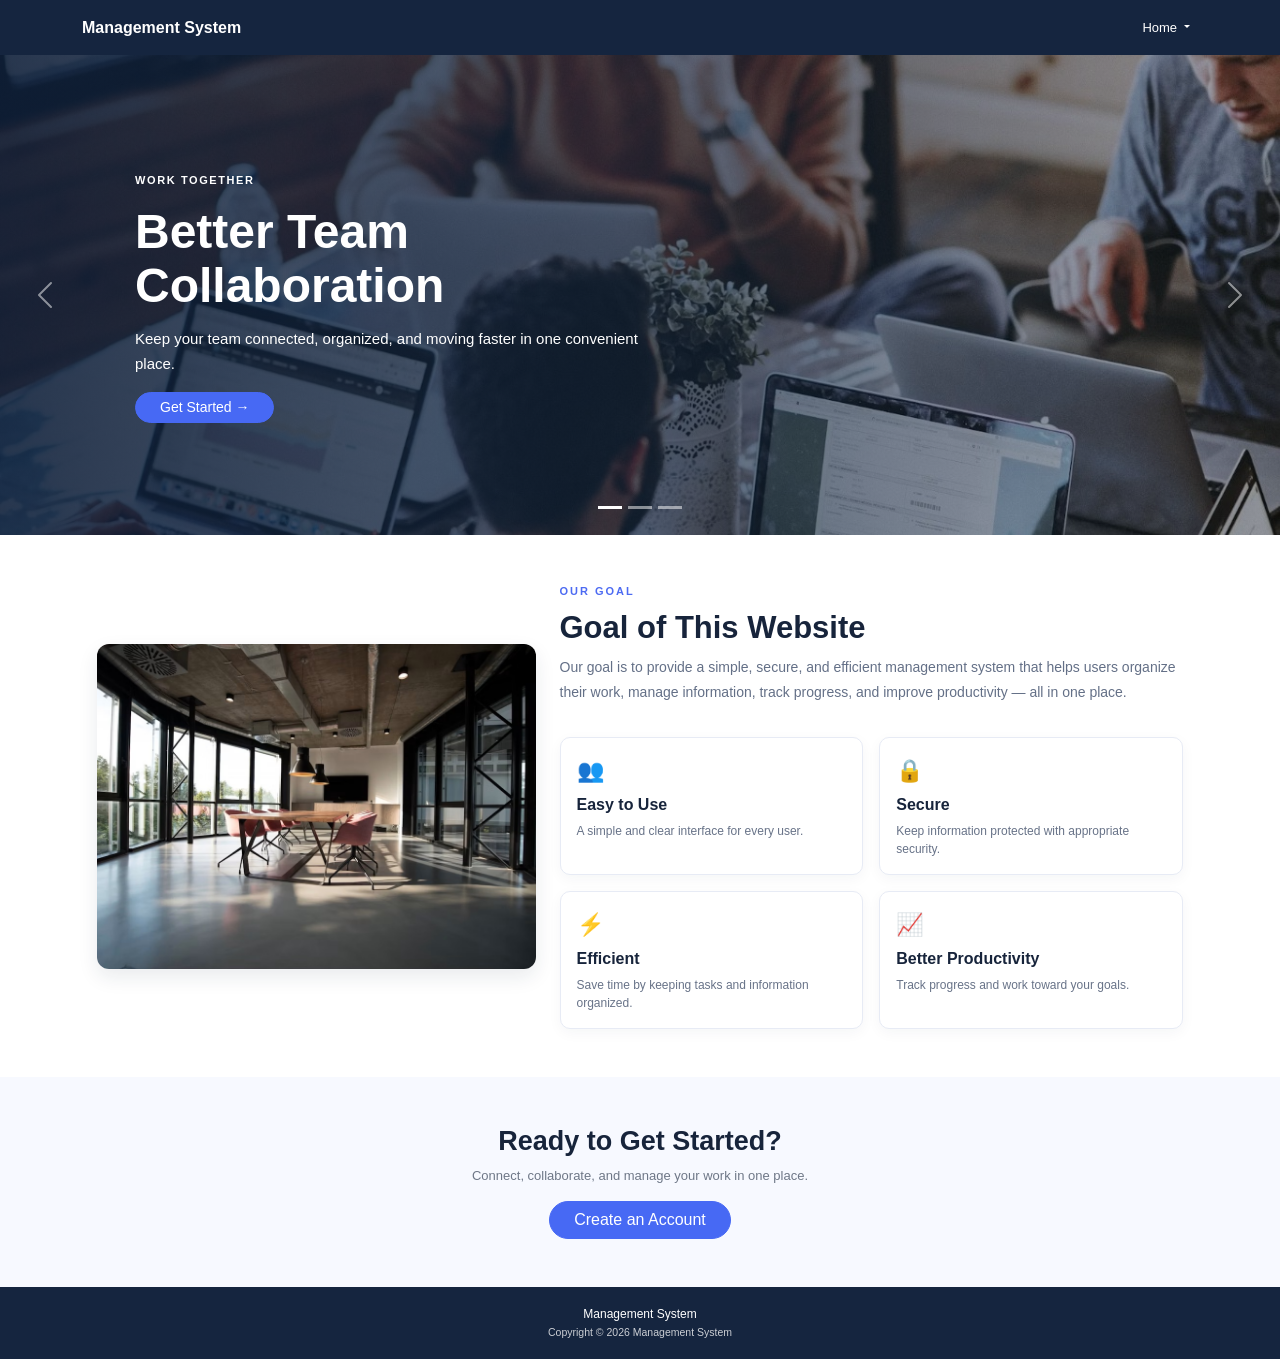
<file: index.html>
<!doctype html>
<html lang="en">

<head>
    <meta charset="UTF-8">
    <meta name="viewport" content="width=device-width, initial-scale=1">
    <title>Management System | Home</title>

    <link href="https://cdn.jsdelivr.net/npm/bootstrap@5.3.3/dist/css/bootstrap.min.css" rel="stylesheet">
    <link rel="stylesheet" href="style.css">
</head>

<body>
    <!-- Navbar -->
    <nav class="navbar navbar-expand-lg navbar-dark nav-custom">
        <div class="container">
            <a class="navbar-brand fw-bold" href="index.html">
                Management System
            </a>

            <button class="navbar-toggler" type="button"
                data-bs-toggle="collapse" data-bs-target="#nav">
                <span class="navbar-toggler-icon"></span>
            </button>

            <div class="collapse navbar-collapse" id="nav">
                <ul class="navbar-nav ms-auto">
                    <li class="nav-item dropdown">
                        <a class="nav-link dropdown-toggle active"
                            href="#" role="button" data-bs-toggle="dropdown">
                            Home
                        </a>

                        <ul class="dropdown-menu dropdown-menu-end">
                            <li>
                                <a class="dropdown-item" href="index.html">Home</a>
                            </li>
                            <li>
                                <a class="dropdown-item" href="courses.html">Courses</a>
                            </li>
                            <li>
                                <a class="dropdown-item" href="login.html">Login</a>
                            </li>
                        </ul>
                    </li>
                </ul>
            </div>
        </div>
    </nav>

    <main>
        <!-- Hero Carousel -->
        <div id="hero" class="carousel slide"
            data-bs-ride="carousel" data-bs-interval="4500">

            <div class="carousel-indicators">
                <button type="button" data-bs-target="#hero"
                    data-bs-slide-to="0" class="active"
                    aria-label="Slide 1"></button>

                <button type="button" data-bs-target="#hero"
                    data-bs-slide-to="1"
                    aria-label="Slide 2"></button>

                <button type="button" data-bs-target="#hero"
                    data-bs-slide-to="2"
                    aria-label="Slide 3"></button>
            </div>

            <div class="carousel-inner">
                <!-- Slide 1 -->
                <div class="carousel-item active">
                    <div class="hero-panel"
                        style="background-image:url('assets/photo-1521737711867-e3b97375f902.jpg')">

                        <div class="container hero-content">
                            <span class="eyebrow">WORK TOGETHER</span>

                            <h1>Better Team<br>Collaboration</h1>

                            <p>
                                Keep your team connected, organized,
                                and moving faster in one convenient place.
                            </p>

                            <a href="login.html"
                                class="btn btn-primary btn-sm rounded-pill px-4">
                                Get Started →
                            </a>
                        </div>
                    </div>
                </div>

                <!-- Slide 2 -->
                <div class="carousel-item">
                    <div class="hero-panel"
                        style="background-image:url('assets/photo-1454165804606-c3d57bc86b40.jpg')">

                        <div class="container hero-content">
                            <span class="eyebrow">WORK SMARTER</span>

                            <h1>Achieve Your Goals</h1>

                            <p>
                                Track progress, manage information,
                                and improve productivity with a clear
                                and organized workflow.
                            </p>

                            <a href="login.html"
                                class="btn btn-primary btn-sm rounded-pill px-4">
                                Login Now →
                            </a>
                        </div>
                    </div>
                </div>

                <!-- Slide 3 -->
                <div class="carousel-item">
                    <div class="hero-panel"
                        style="background-image:url('assets/photo-1497366754035-f200968a6e72.jpg')">

                        <div class="container hero-content">
                            <span class="eyebrow">
                                WELCOME TO OUR PLATFORM
                            </span>

                            <h1>Management Made<br>Simple</h1>

                            <p>
                                Simplify your work, stay organized,
                                and achieve more with our easy-to-use
                                management system.
                            </p>

                            <a href="courses.html"
                                class="btn btn-primary btn-sm rounded-pill px-4">
                                Get Started →
                            </a>
                        </div>
                    </div>
                </div>
            </div>

            <!-- Carousel Controls -->
            <button class="carousel-control-prev" type="button"
                data-bs-target="#hero" data-bs-slide="prev">
                <span class="carousel-control-prev-icon"></span>
            </button>

            <button class="carousel-control-next" type="button"
                data-bs-target="#hero" data-bs-slide="next">
                <span class="carousel-control-next-icon"></span>
            </button>
        </div>

        <!-- Goal Section -->
        <section class="goal-section container py-5" id="goals">
            <div class="row g-4 align-items-center">

                <div class="col-lg-5">
                    <img class="goal-image"
                        src="assets/photo-1497366811353-6870744d04b2.jpg"
                        alt="Modern office meeting room">
                </div>

                <div class="col-lg-7">
                    <div class="section-tag">OUR GOAL</div>

                    <h2>Goal of This Website</h2>

                    <p class="muted">
                        Our goal is to provide a simple, secure,
                        and efficient management system that helps
                        users organize their work, manage information,
                        track progress, and improve productivity —
                        all in one place.
                    </p>

                    <!-- Feature Cards -->
                    <div class="row g-3 mt-2">

                        <!-- Easy to Use -->
                        <div class="col-sm-6">
                            <div class="feature">
                                <div class="feature-icon">👥</div>

                                <h3>Easy to Use</h3>

                                <p>
                                    A simple and clear interface
                                    for every user.
                                </p>
                            </div>
                        </div>

                        <!-- Secure -->
                        <div class="col-sm-6">
                            <div class="feature">
                                <div class="feature-icon">🔒</div>

                                <h3>Secure</h3>

                                <p>
                                    Keep information protected
                                    with appropriate security.
                                </p>
                            </div>
                        </div>

                        <!-- Efficient -->
                        <div class="col-sm-6">
                            <div class="feature">
                                <div class="feature-icon">⚡</div>

                                <h3>Efficient</h3>

                                <p>
                                    Save time by keeping tasks
                                    and information organized.
                                </p>
                            </div>
                        </div>

                        <!-- Better Productivity -->
                        <div class="col-sm-6">
                            <div class="feature">
                                <div class="feature-icon">📈</div>

                                <h3>Better Productivity</h3>

                                <p>
                                    Track progress and work
                                    toward your goals.
                                </p>
                            </div>
                        </div>

                    </div>
                </div>
            </div>
        </section>

        <!-- Call to Action -->
        <section class="cta text-center py-5">
            <div class="container">
                <h2>Ready to Get Started?</h2>

                <p>
                    Connect, collaborate, and manage
                    your work in one place.
                </p>

                <a class="btn btn-primary rounded-pill px-4"
                    href="login.html">
                    Create an Account
                </a>
            </div>
        </section>
    </main>

    <!-- Footer -->
    <footer class="footer text-center">
        <div>Management System</div>
        <small>Copyright © 2026 Management System</small>
    </footer>

    <script src="https://cdn.jsdelivr.net/npm/bootstrap@5.3.3/dist/js/bootstrap.bundle.min.js"></script>
</body>

</html>
</file>
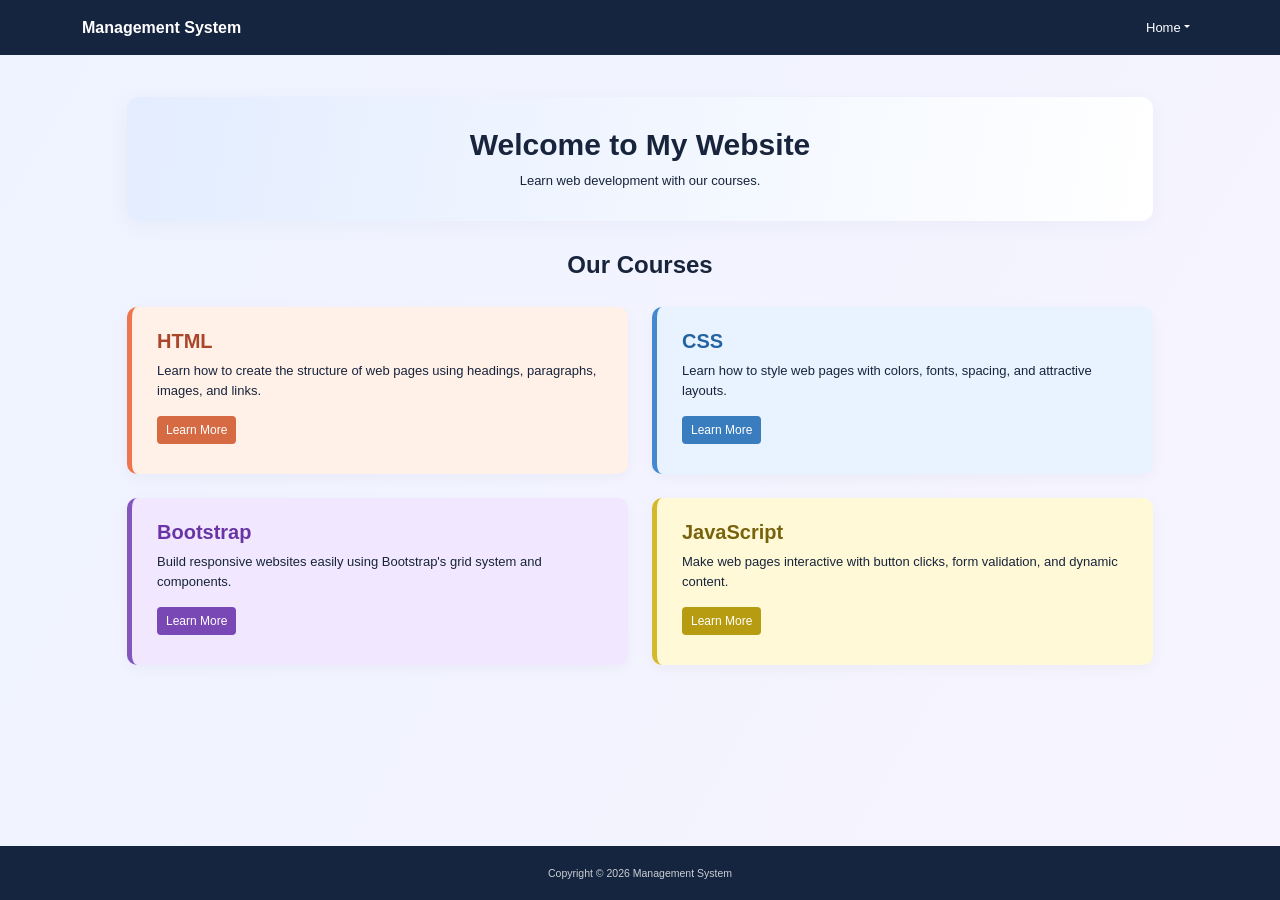
<file: courses.html>
<!doctype html>
<html lang="en">

<head>
    <meta charset="UTF-8">
    <meta name="viewport" content="width=device-width,initial-scale=1">
    <title>Management System | Courses</title>
    <link href="https://cdn.jsdelivr.net/npm/bootstrap@5.3.3/dist/css/bootstrap.min.css" rel="stylesheet">
    <link rel="stylesheet" href="style.css">
</head>

<body class="courses-body">
    <nav class="navbar navbar-expand-lg navbar-dark nav-custom">
        <div class="container"><a class="navbar-brand fw-bold" href="index.html">Management System</a><button
                class="navbar-toggler" type="button" data-bs-toggle="collapse" data-bs-target="#nav"><span
                    class="navbar-toggler-icon"></span></button>
            <div class="collapse navbar-collapse" id="nav">
                <ul class="navbar-nav ms-auto">
                    <li class="nav-item dropdown"><a class="nav-link dropdown-toggle active" href="#"
                            data-bs-toggle="dropdown">Home</a>
                        <ul class="dropdown-menu dropdown-menu-end">
                            <li><a class="dropdown-item" href="index.html">Home</a></li>
                            <li><a class="dropdown-item" href="courses.html">Courses</a></li>
                            <li><a class="dropdown-item" href="login.html">Login</a></li>
                        </ul>
                    </li>
                </ul>
            </div>
        </div>
    </nav>
    <main class="container courses-main">
        <div class="courses-heading text-center">
            <h1>Welcome to My Website</h1>
            <p>Learn web development with our courses.</p>
        </div>
        <h2 class="text-center course-title">Our Courses</h2>
        <div class="row g-4 course-grid">
            <div class="col-md-6">
                <article class="course-card html-card">
                    <h3>HTML</h3>
                    <p>Learn how to create the structure of web pages using headings, paragraphs, images, and links.</p>
                    <button class="btn btn-sm btn-html" data-course="HTML">Learn More</button>
                </article>
            </div>
            <div class="col-md-6">
                <article class="course-card css-card">
                    <h3>CSS</h3>
                    <p>Learn how to style web pages with colors, fonts, spacing, and attractive layouts.</p><button
                        class="btn btn-sm btn-css" data-course="CSS">Learn More</button>
                </article>
            </div>
            <div class="col-md-6">
                <article class="course-card bootstrap-card">
                    <h3>Bootstrap</h3>
                    <p>Build responsive websites easily using Bootstrap's grid system and components.</p><button
                        class="btn btn-sm btn-bootstrap" data-course="Bootstrap">Learn More</button>
                </article>
            </div>
            <div class="col-md-6">
                <article class="course-card js-card">
                    <h3>JavaScript</h3>
                    <p>Make web pages interactive with button clicks, form validation, and dynamic content.</p><button
                        class="btn btn-sm btn-js" data-course="JavaScript">Learn More</button>
                </article>
            </div>
        </div>
    </main>
    <footer class="footer text-center"><small>Copyright © 2026 Management System</small></footer>
    <div class="modal fade" id="courseModal" tabindex="-1" aria-labelledby="courseModalTitle" aria-hidden="true">
        <div class="modal-dialog modal-dialog-centered">
            <div class="modal-content">
                <div class="modal-header">
                    <h5 class="modal-title" id="courseModalTitle">Course Details</h5><button type="button"
                        class="btn-close" data-bs-dismiss="modal" aria-label="Close"></button>
                </div>
                <div class="modal-body">
                    <h5 id="courseName"></h5>
                    <p id="courseDescription"></p>
                </div>
                <div class="modal-footer"><button class="btn btn-secondary btn-sm"
                        data-bs-dismiss="modal">Close</button></div>
            </div>
        </div>
    </div>
    <script src="https://cdn.jsdelivr.net/npm/bootstrap@5.3.3/dist/js/bootstrap.bundle.min.js"></script>
    <script src="script.js"></script>
</body>

</html>
</file>
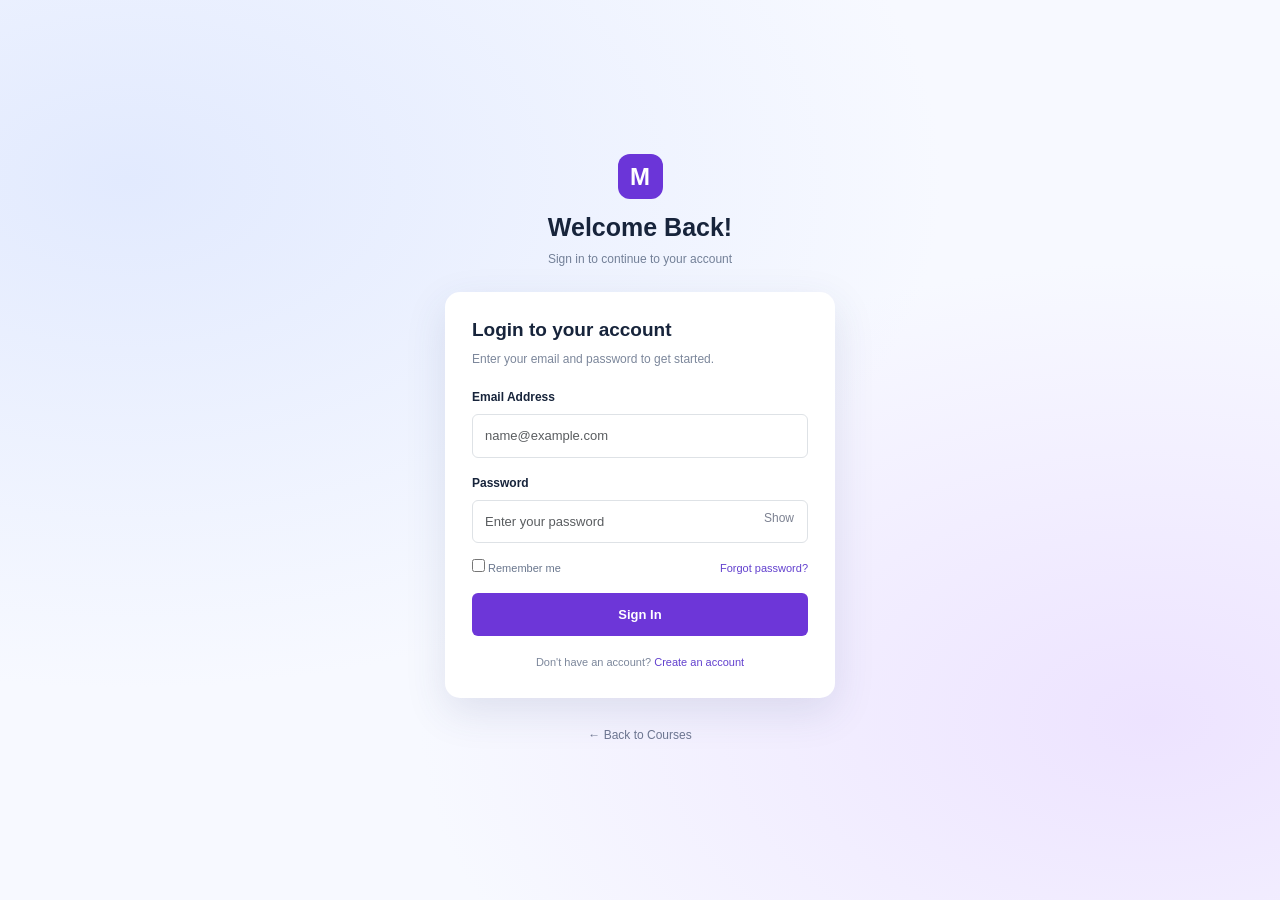
<file: login.html>
<!doctype html>
<html lang="en">

<head>
    <meta charset="UTF-8">
    <meta name="viewport" content="width=device-width,initial-scale=1">
    <title>Management System | Login</title>
    <link href="https://cdn.jsdelivr.net/npm/bootstrap@5.3.3/dist/css/bootstrap.min.css" rel="stylesheet">
    <link rel="stylesheet" href="style.css">
</head>

<body class="login-body">
    <main class="login-wrap">
        <div class="text-center mb-4"><a href="index.html" class="logo-box">M</a>
            <h1 class="login-title">Welcome Back!</h1>
            <p class="login-subtitle">Sign in to continue to your account</p>
        </div>
        <div class="login-card">
            <h2>Login to your account</h2>
            <p>Enter your email and password to get started.</p>
            <form id="loginForm"><label for="email" class="form-label">Email Address</label><input type="email"
                    id="email" class="form-control" placeholder="name@example.com" required><label for="password"
                    class="form-label mt-3">Password</label>
                <div class="password-field"><input type="password" id="password" class="form-control"
                        placeholder="Enter your password" required minlength="6"><button type="button"
                        id="togglePassword">Show</button></div>
                <div class="d-flex justify-content-between align-items-center my-3"><label class="remember"><input
                            type="checkbox"> Remember me</label><a href="#" id="forgotLink">Forgot password?</a></div>
                <button type="submit" class="btn login-btn w-100">Sign In</button>
                <div id="loginMessage" class="small mt-3" role="status"></div>
            </form>
            <p class="signup-text">Don't have an account? <a href="#" id="signupLink">Create an account</a></p>
        </div>
        <div class="text-center mt-4"><a href="courses.html" class="back-link">← Back to Courses</a></div>
    </main>
    <script src="script.js"></script>
</body>

</html>
</file>
<file: style.css>
:root {
    --navy: #14233e;
    --blue: #4665ed
}

* {
    box-sizing: border-box
}

body {
    font-family: Arial, Helvetica, sans-serif;
    color: #17243b;
    margin: 0;
    background: #fff
}

.nav-custom {
    background: #15253f;
    min-height: 55px
}

.navbar-brand {
    font-size: 16px
}

.navbar .nav-link {
    font-size: 13px
}

.hero-panel {
    height: 480px;
    background-size: cover;
    background-position: center;
    position: relative;
    display: flex;
    align-items: center
}

.hero-panel:before {
    content: "";
    position: absolute;
    inset: 0;
    background: linear-gradient(90deg, rgba(13, 30, 57, .86) 0%, rgba(16, 35, 63, .61) 48%, rgba(10, 22, 41, .16) 100%)
}

.hero-content {
    position: relative;
    z-index: 1;
    color: white;
    padding-left: 65px
}

.hero-content .eyebrow {
    font-size: 11px;
    font-weight: 700;
    letter-spacing: 1.6px
}

.hero-content h1 {
    font-size: 48px;
    font-weight: 800;
    line-height: 1.13;
    margin: 14px 0
}

.hero-content p {
    font-size: 15px;
    max-width: 510px;
    line-height: 1.65
}

.btn-primary {
    background: #4769f4;
    border-color: #4769f4
}

.carousel-control-prev,
.carousel-control-next {
    width: 7%
}

.carousel-indicators button {
    width: 24px !important;
    height: 3px !important
}

.goal-section {
    max-width: 1110px
}

.goal-image {
    width: 100%;
    height: 325px;
    object-fit: cover;
    border-radius: 12px;
    box-shadow: 0 8px 20px #192b4518
}

.section-tag {
    font-size: 11px;
    letter-spacing: 2px;
    color: #4d6bf2;
    font-weight: 700
}

.goal-section h2 {
    font-size: 31px;
    font-weight: 750;
    margin: 9px 0
}

.muted {
    color: #647087;
    font-size: 14px;
    line-height: 1.8
}

.feature {
    background: #fff;
    border: 1px solid #e7ebf5;
    box-shadow: 0 4px 14px #14233e0b;
    border-radius: 10px;
    padding: 16px;
    height: 100%
}

.feature-icon {
    color: #5566ed;
    font-size: 22px;
    margin-bottom: 8px
}

.feature h3 {
    font-size: 16px;
    font-weight: 700
}

.feature p {
    font-size: 12px;
    color: #687388;
    margin-bottom: 0
}

.cta {
    background: #f7f9ff
}

.cta h2 {
    font-size: 27px;
    font-weight: 750
}

.cta p {
    font-size: 13px;
    color: #6e7787
}

.footer {
    background: #15253f;
    color: #fff;
    padding: 18px 12px;
    font-size: 12px
}

.footer small {
    opacity: .78
}

.courses-body {
    min-height: 100vh;
    display: flex;
    flex-direction: column;
    background: linear-gradient(120deg, #eef3ff, #f7f4ff)
}

.courses-main {
    flex: 1;
    max-width: 1050px;
    padding-top: 42px;
    padding-bottom: 48px
}

.courses-heading {
    background: linear-gradient(100deg, #e3edff, #fff);
    border-radius: 12px;
    padding: 30px 10px;
    margin-bottom: 30px;
    box-shadow: 0 5px 22px #273b6c0a
}

.courses-heading h1 {
    font-size: 30px;
    font-weight: 750;
    margin: 0 0 8px
}

.courses-heading p {
    font-size: 13px;
    margin: 0
}

.course-title {
    font-size: 24px;
    font-weight: 750;
    margin-bottom: 28px
}

.course-card {
    padding: 22px 25px;
    border-radius: 10px;
    min-height: 167px;
    border-left: 5px solid;
    box-shadow: 0 4px 14px #17243b0a
}

.course-card h3 {
    font-size: 20px;
    font-weight: 750;
    margin-bottom: 8px
}

.course-card p {
    font-size: 13px;
    line-height: 1.55;
    margin-bottom: 14px
}

.course-card .btn {
    color: #fff;
    font-size: 12px
}

.html-card {
    background: #fff0e8;
    border-color: #ed764e
}

.html-card h3 {
    color: #aa472b
}

.btn-html {
    background: #d66a42
}

.css-card {
    background: #e8f3ff;
    border-color: #4489cf
}

.css-card h3 {
    color: #2463a2
}

.btn-css {
    background: #397dbe
}

.bootstrap-card {
    background: #f1e8ff;
    border-color: #8255bf
}

.bootstrap-card h3 {
    color: #6935a5
}

.btn-bootstrap {
    background: #7a48b5
}

.js-card {
    background: #fff9d7;
    border-color: #d4b92e
}

.js-card h3 {
    color: #78630c
}

.btn-js {
    background: #b79b10
}

.modal-body p {
    font-size: 14px;
    line-height: 1.7
}

.login-body {
    min-height: 100vh;
    background: radial-gradient(ellipse at 10% 20%, #e2eafe, transparent 50%), radial-gradient(ellipse at 90% 80%, #ede3ff, transparent 45%), #f7f9ff;
    display: grid;
    place-items: center;
    padding: 30px 15px
}

.login-wrap {
    width: 100%;
    max-width: 390px
}

.logo-box {
    display: inline-grid;
    place-items: center;
    width: 45px;
    height: 45px;
    background: #6b35d8;
    color: white;
    text-decoration: none;
    border-radius: 12px;
    font-size: 24px;
    font-weight: bold;
    margin-bottom: 13px
}

.login-title {
    font-size: 25px;
    font-weight: 800
}

.login-subtitle {
    font-size: 12px;
    color: #738098
}

.login-card {
    background: #fff;
    padding: 27px;
    border-radius: 15px;
    box-shadow: 0 14px 40px #34457820
}

.login-card h2 {
    font-size: 19px;
    font-weight: 750
}

.login-card>p {
    font-size: 12px;
    color: #7c879b
}

.form-label {
    font-size: 12px;
    font-weight: 650
}

.form-control {
    font-size: 13px;
    padding: 11px 12px
}

.password-field {
    position: relative
}

.password-field input {
    padding-right: 58px
}

.password-field button {
    position: absolute;
    right: 8px;
    top: 8px;
    border: 0;
    background: transparent;
    font-size: 12px;
    color: #7c8191
}

.remember,
.login-card a {
    font-size: 11px
}

.remember {
    color: #69768d
}

.login-card a {
    color: #6240ce;
    text-decoration: none
}

.login-btn {
    background: #6d36d8;
    color: white;
    font-weight: 700;
    font-size: 13px;
    padding: 11px
}

.login-btn:hover {
    background: #5623b5;
    color: white
}

.signup-text {
    text-align: center;
    margin: 18px 0 0;
    font-size: 11px !important
}

.back-link {
    color: #6c7590;
    text-decoration: none;
    font-size: 12px
}

@media(max-width:767px) {
    .hero-panel {
        height: 420px
    }

    .hero-content {
        padding: 0 44px
    }

    .hero-content h1 {
        font-size: 35px
    }

    .hero-content p {
        font-size: 13px
    }

    .goal-section h2 {
        font-size: 25px
    }

    .courses-main {
        padding-top: 22px
    }

    .courses-heading h1 {
        font-size: 23px
    }
}
</file>
